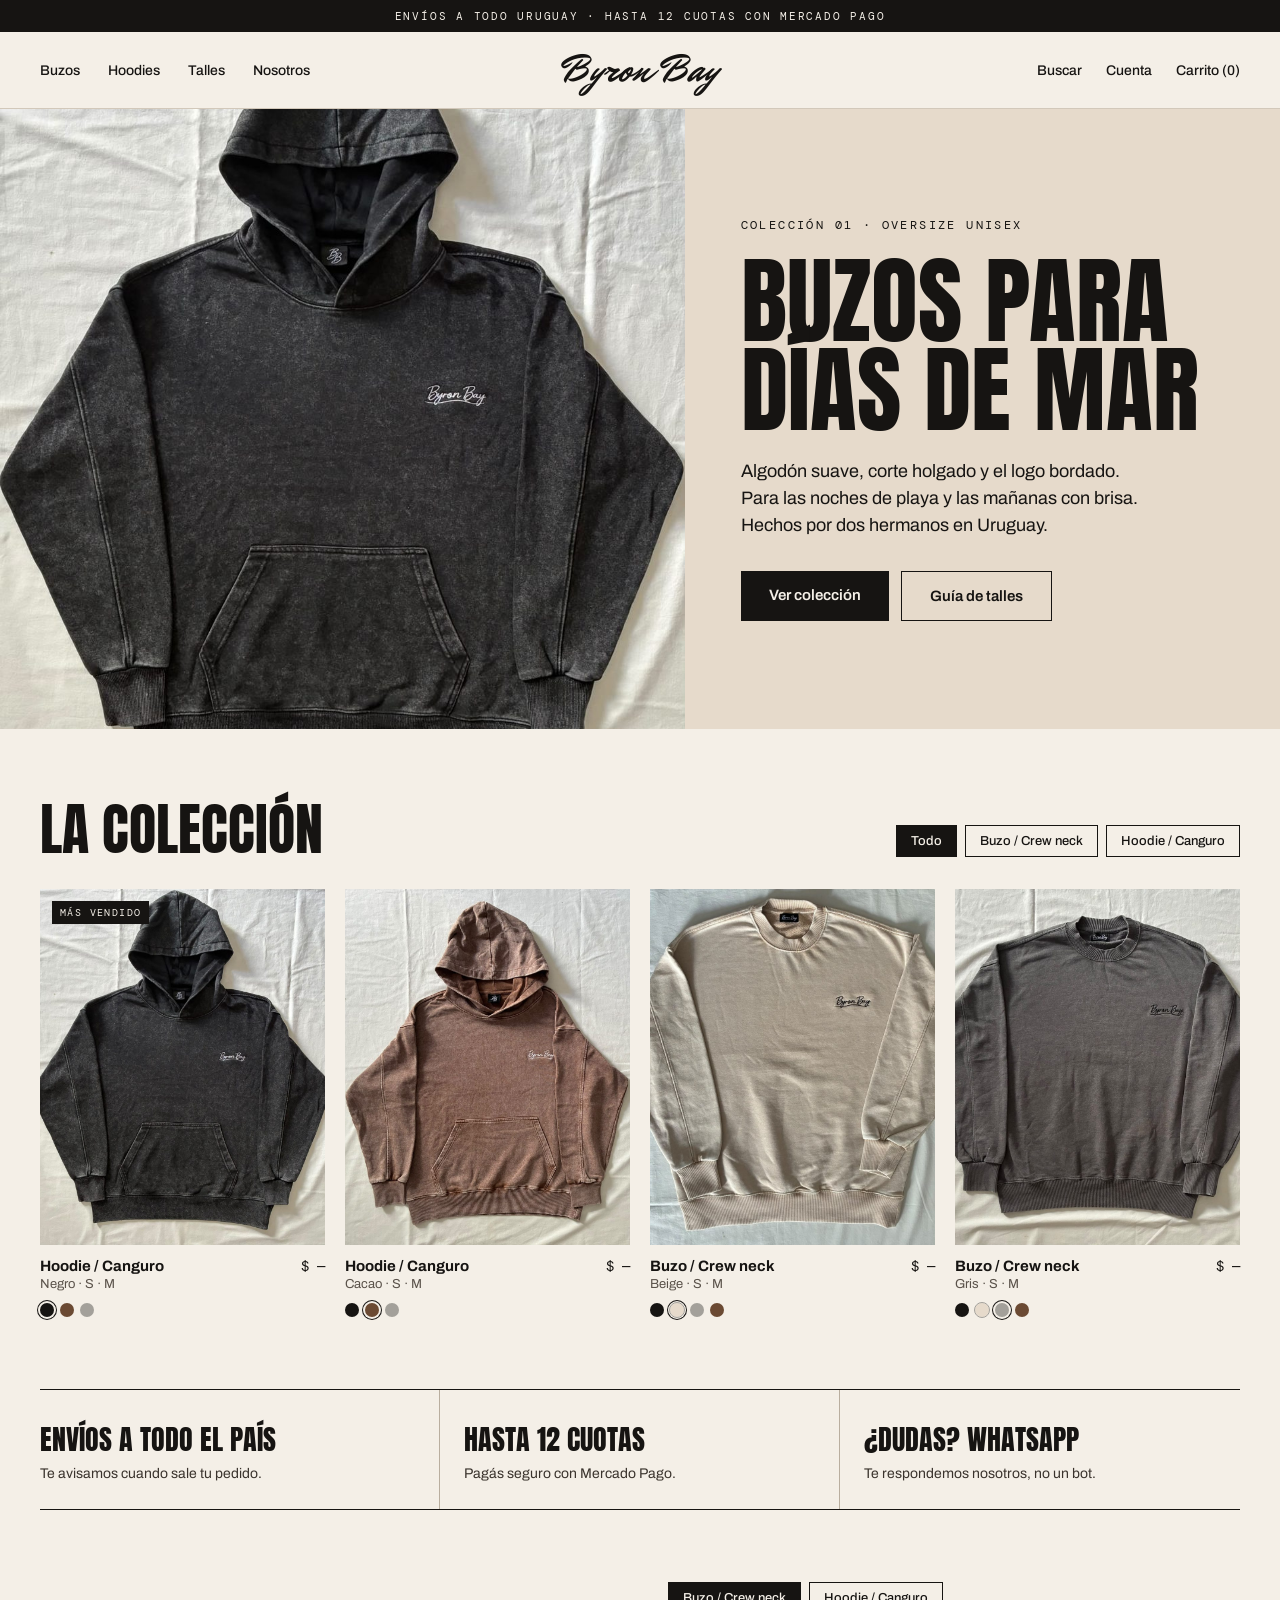
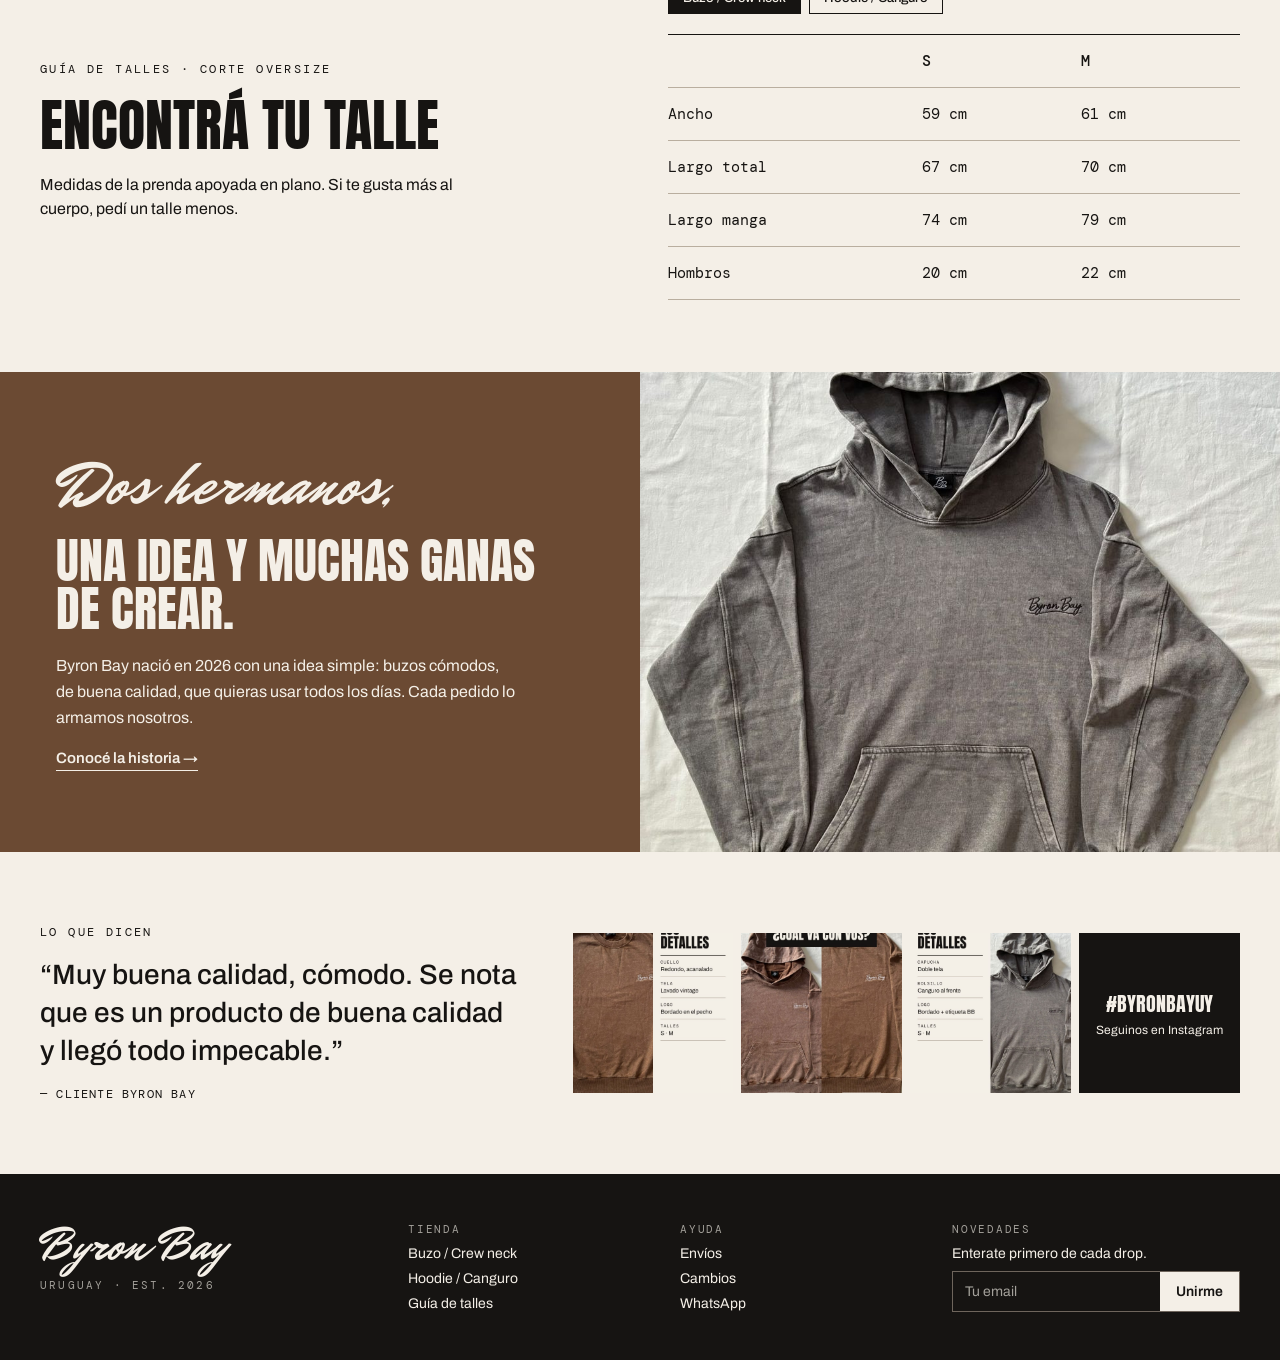
<file: web/index.html>
<!DOCTYPE html>
<html lang="es-UY">
<head>
<meta charset="utf-8">
<meta name="viewport" content="width=device-width, initial-scale=1">
<title>Byron Bay · Ropa oversize</title>
<meta name="description" content="Buzos y canguros oversize unisex con el logo bordado. Hechos por dos hermanos en Uruguay. Envíos a todo el país y hasta 12 cuotas.">
<link rel="icon" href="img/favicon.png">
<link rel="preconnect" href="https://fonts.googleapis.com">
<link rel="preconnect" href="https://fonts.gstatic.com" crossorigin>
<link href="https://fonts.googleapis.com/css2?family=Anton&family=Archivo:wght@400;500;600&family=DM+Mono:wght@400;500&family=Mr+Dafoe&display=swap" rel="stylesheet">
<link rel="stylesheet" href="styles.css">
</head>
<body>

<div class="topbar">
  <span class="topbar__full">Envíos a todo Uruguay · Hasta 12 cuotas con Mercado Pago</span>
  <span class="topbar__short">Envíos a todo Uruguay · 12 cuotas</span>
</div>

<header class="nav">
  <button class="nav__burger" type="button" aria-label="Abrir menú" aria-expanded="false" aria-controls="menu">
    <span></span><span></span><span></span>
  </button>
  <nav class="nav__links" id="menu" aria-label="Principal">
    <a href="#coleccion" data-filter-link="buzo">Buzos</a>
    <a href="#coleccion" data-filter-link="hoodie">Hoodies</a>
    <a href="#talles">Talles</a>
    <a href="#nosotros">Nosotros</a>
  </nav>
  <a class="nav__logo" href="#">Byron Bay</a>
  <div class="nav__actions">
    <a class="nav__action-desktop" href="#">Buscar</a>
    <a class="nav__action-desktop" href="#">Cuenta</a>
    <a href="#" aria-label="Carrito, 0 productos"><span class="nav__action-desktop">Carrito </span>(0)</a>
  </div>
</header>

<main>

<section class="hero">
  <div class="hero__media">
    <!-- Reemplazar por la foto hero real: los dos con hoodies, playa o rambla (horizontal en escritorio, vertical en celular). -->
    <picture>
      <source media="(max-width: 899px)" srcset="img/hoodie-cacao.jpg">
      <img src="img/hoodie-negro.jpg" alt="Hoodie / Canguro Byron Bay">
    </picture>
  </div>
  <div class="hero__content">
    <p class="eyebrow hero__eyebrow">Colección 01 · Oversize unisex</p>
    <h1 class="hero__title">Buzos para días de mar</h1>
    <p class="hero__text">Algodón suave, corte holgado y el logo bordado. Para las noches de playa y las mañanas con brisa. Hechos por dos hermanos en Uruguay.</p>
    <div class="hero__ctas">
      <a class="btn btn--dark" href="#coleccion">Ver colección</a>
      <a class="btn btn--outline hero__cta-secondary" href="#talles">Guía de talles</a>
    </div>
  </div>
</section>

<section class="collection" id="coleccion">
  <div class="collection__head">
    <h2 class="h2">La colección</h2>
    <div class="filters" role="group" aria-label="Filtrar">
      <button type="button" class="chip is-active" data-filter="all" aria-pressed="true">Todo</button>
      <button type="button" class="chip" data-filter="buzo" aria-pressed="false">Buzo / Crew neck</button>
      <button type="button" class="chip" data-filter="hoodie" aria-pressed="false">Hoodie / Canguro</button>
    </div>
  </div>

  <div class="products">
    <article class="product" data-type="hoodie">
      <div class="product__media">
        <img src="img/hoodie-negro.jpg" alt="Hoodie / Canguro Negro" loading="lazy">
        <span class="product__badge">Más vendido</span>
      </div>
      <div class="product__info">
        <div class="product__name"><strong>Hoodie / Canguro</strong><span class="product__variant"><span data-color-label>Negro</span> · S · M</span></div>
        <span class="product__price">$ —</span>
      </div>
      <div class="swatches" role="radiogroup" aria-label="Color">
        <button type="button" class="swatch is-active" style="--c:#161412" data-color="Negro" data-img="img/hoodie-negro.jpg" role="radio" aria-checked="true" aria-label="Negro"></button>
        <button type="button" class="swatch" style="--c:#6B4A33" data-color="Cacao" data-img="img/hoodie-cacao.jpg" role="radio" aria-checked="false" aria-label="Cacao"></button>
        <button type="button" class="swatch" style="--c:#A3A09A" data-color="Gris" data-img="img/hoodie-gris.jpg" role="radio" aria-checked="false" aria-label="Gris"></button>
      </div>
    </article>

    <article class="product" data-type="hoodie">
      <div class="product__media">
        <img src="img/hoodie-cacao.jpg" alt="Hoodie / Canguro Cacao" loading="lazy">
      </div>
      <div class="product__info">
        <div class="product__name"><strong>Hoodie / Canguro</strong><span class="product__variant"><span data-color-label>Cacao</span> · S · M</span></div>
        <span class="product__price">$ —</span>
      </div>
      <div class="swatches" role="radiogroup" aria-label="Color">
        <button type="button" class="swatch" style="--c:#161412" data-color="Negro" data-img="img/hoodie-negro.jpg" role="radio" aria-checked="false" aria-label="Negro"></button>
        <button type="button" class="swatch is-active" style="--c:#6B4A33" data-color="Cacao" data-img="img/hoodie-cacao.jpg" role="radio" aria-checked="true" aria-label="Cacao"></button>
        <button type="button" class="swatch" style="--c:#A3A09A" data-color="Gris" data-img="img/hoodie-gris.jpg" role="radio" aria-checked="false" aria-label="Gris"></button>
      </div>
    </article>

    <article class="product" data-type="buzo">
      <div class="product__media">
        <img src="img/crew-beige.jpg" alt="Buzo / Crew neck Beige" loading="lazy">
      </div>
      <div class="product__info">
        <div class="product__name"><strong>Buzo / Crew neck</strong><span class="product__variant"><span data-color-label>Beige</span> · S · M</span></div>
        <span class="product__price">$ —</span>
      </div>
      <div class="swatches" role="radiogroup" aria-label="Color">
        <button type="button" class="swatch" style="--c:#161412" data-color="Negro" data-img="img/crew-negro.jpg" role="radio" aria-checked="false" aria-label="Negro"></button>
        <button type="button" class="swatch swatch--light is-active" style="--c:#E6DACB" data-color="Beige" data-img="img/crew-beige.jpg" role="radio" aria-checked="true" aria-label="Beige"></button>
        <button type="button" class="swatch" style="--c:#A3A09A" data-color="Gris" data-img="img/crew-gris.jpg" role="radio" aria-checked="false" aria-label="Gris"></button>
        <button type="button" class="swatch" style="--c:#6B4A33" data-color="Cacao" data-img="img/crew-cacao.jpg" role="radio" aria-checked="false" aria-label="Cacao"></button>
      </div>
    </article>

    <article class="product" data-type="buzo">
      <div class="product__media">
        <img src="img/crew-gris.jpg" alt="Buzo / Crew neck Gris" loading="lazy">
      </div>
      <div class="product__info">
        <div class="product__name"><strong>Buzo / Crew neck</strong><span class="product__variant"><span data-color-label>Gris</span> · S · M</span></div>
        <span class="product__price">$ —</span>
      </div>
      <div class="swatches" role="radiogroup" aria-label="Color">
        <button type="button" class="swatch" style="--c:#161412" data-color="Negro" data-img="img/crew-negro.jpg" role="radio" aria-checked="false" aria-label="Negro"></button>
        <button type="button" class="swatch swatch--light" style="--c:#E6DACB" data-color="Beige" data-img="img/crew-beige.jpg" role="radio" aria-checked="false" aria-label="Beige"></button>
        <button type="button" class="swatch is-active" style="--c:#A3A09A" data-color="Gris" data-img="img/crew-gris.jpg" role="radio" aria-checked="true" aria-label="Gris"></button>
        <button type="button" class="swatch" style="--c:#6B4A33" data-color="Cacao" data-img="img/crew-cacao.jpg" role="radio" aria-checked="false" aria-label="Cacao"></button>
      </div>
    </article>
  </div>
</section>

<section class="perks" aria-label="Beneficios">
  <div class="perk"><h3 class="perk__title">Envíos a todo el país</h3><p>Te avisamos cuando sale tu pedido.</p></div>
  <div class="perk"><h3 class="perk__title">Hasta 12 cuotas</h3><p>Pagás seguro con Mercado Pago.</p></div>
  <div class="perk"><h3 class="perk__title"><a data-whatsapp href="#">¿Dudas? WhatsApp</a></h3><p>Te respondemos nosotros, no un bot.</p></div>
</section>

<section class="sizes" id="talles">
  <div class="sizes__intro">
    <p class="eyebrow">Guía de talles · Corte oversize</p>
    <h2 class="h2 sizes__title">Encontrá tu talle</h2>
    <h2 class="sizes__title-mobile">¿Qué talle soy?</h2>
    <p class="sizes__text">Medidas de la prenda apoyada en plano. Si te gusta más al cuerpo, pedí un talle menos.</p>
  </div>
  <div class="sizes__tables">
    <div class="tabs" role="tablist" aria-label="Prenda">
      <button type="button" class="tab is-active" role="tab" id="tab-buzo" aria-selected="true" aria-controls="table-buzo">Buzo / Crew neck</button>
      <button type="button" class="tab" role="tab" id="tab-canguro" aria-selected="false" aria-controls="table-canguro" tabindex="-1">Hoodie / Canguro</button>
    </div>
    <!-- Medidas en cm, prenda en plano. Pendiente confirmar hombros y manga del canguro M (ver project/CLAUDE.md). -->
    <table class="size-table" id="table-buzo" role="tabpanel" aria-labelledby="tab-buzo">
      <thead><tr><th scope="col"><span class="visually-hidden">Medida</span></th><th scope="col">S</th><th scope="col">M</th></tr></thead>
      <tbody>
        <tr><th scope="row">Ancho</th><td>59 cm</td><td>61 cm</td></tr>
        <tr><th scope="row">Largo total</th><td>67 cm</td><td>70 cm</td></tr>
        <tr class="size-table__extra"><th scope="row">Largo manga</th><td>74 cm</td><td>79 cm</td></tr>
        <tr class="size-table__extra"><th scope="row">Hombros</th><td>20 cm</td><td>22 cm</td></tr>
      </tbody>
    </table>
    <table class="size-table" id="table-canguro" role="tabpanel" aria-labelledby="tab-canguro" hidden>
      <thead><tr><th scope="col"><span class="visually-hidden">Medida</span></th><th scope="col">S</th><th scope="col">M</th></tr></thead>
      <tbody>
        <tr><th scope="row">Ancho</th><td>58 cm</td><td>62 cm</td></tr>
        <tr><th scope="row">Largo total</th><td>68 cm</td><td>70 cm</td></tr>
        <tr class="size-table__extra"><th scope="row">Largo manga</th><td>72 cm</td><td>70 cm</td></tr>
        <tr class="size-table__extra"><th scope="row">Hombros</th><td>19 cm</td><td>19 cm</td></tr>
      </tbody>
    </table>
    <button type="button" class="sizes__more" aria-expanded="false">Ver guía completa →</button>
  </div>
</section>

<section class="story" id="nosotros">
  <div class="story__content">
    <p class="story__script">Dos hermanos,</p>
    <h2 class="story__title">Una idea y muchas ganas de crear.</h2>
    <p class="story__text">Byron Bay nació en 2026 con una idea simple: buzos cómodos, de buena calidad, que quieras usar todos los días. Cada pedido lo armamos nosotros.</p>
    <a class="story__link" href="#">Conocé la historia →</a>
  </div>
  <div class="story__media">
    <!-- Reemplazar por la foto de los hermanos. -->
    <img src="img/hoodie-gris.jpg" alt="Hoodie / Canguro Gris" loading="lazy">
  </div>
</section>

<section class="reviews">
  <figure class="reviews__quote">
    <figcaption class="eyebrow">Lo que dicen</figcaption>
    <blockquote>“Muy buena calidad, cómodo. Se nota que es un producto de buena calidad y llegó todo impecable.”</blockquote>
    <p class="reviews__author">— Cliente Byron Bay</p>
  </figure>
  <div class="ig">
    <a class="ig__tile" data-instagram href="#"><img src="img/detalles-crew.jpg" alt="Post de Instagram: los detalles del buzo" loading="lazy"></a>
    <a class="ig__tile" data-instagram href="#"><img src="img/cual-va-con-vos.jpg" alt="Post de Instagram: ¿cuál va con vos?" loading="lazy"></a>
    <a class="ig__tile" data-instagram href="#"><img src="img/detalles-hoodie.jpg" alt="Post de Instagram: los detalles del hoodie" loading="lazy"></a>
    <a class="ig__tile ig__tile--cta" data-instagram href="#"><span class="ig__tag">#BYRONBAYUY</span><span>Seguinos en Instagram</span></a>
  </div>
</section>

</main>

<footer class="footer">
  <div class="footer__brand"><span class="footer__logo">Byron Bay</span><span class="footer__meta">Uruguay · Est. 2026</span></div>
  <div class="footer__col"><span class="footer__label">Tienda</span><a href="#coleccion" data-filter-link="buzo">Buzo / Crew neck</a><a href="#coleccion" data-filter-link="hoodie">Hoodie / Canguro</a><a href="#talles">Guía de talles</a></div>
  <div class="footer__col"><span class="footer__label">Ayuda</span><a href="#">Envíos</a><a href="#">Cambios</a><a data-whatsapp href="#">WhatsApp</a></div>
  <div class="footer__col"><span class="footer__label">Novedades</span><span>Enterate primero de cada drop.</span>
    <!-- Conectar "action" al servicio de newsletter (Mailchimp, Tiendanube, etc.). -->
    <form class="newsletter" action="#" method="post">
      <label class="visually-hidden" for="newsletter-email">Tu email</label>
      <input id="newsletter-email" type="email" name="email" placeholder="Tu email" required>
      <button type="submit">Unirme</button>
    </form>
  </div>
</footer>

<a class="wa-sticky" data-whatsapp href="#">Pedir por WhatsApp</a>

<script src="main.js"></script>
</body>
</html>
</file>
<file: web/styles.css>
:root {
  --arena: #F4EFE7;
  --arena-oscuro: #E6DACB;
  --piedra: #B9AE9F;
  --linea: #D2C8BA;
  --negro: #161412;
  --cacao: #6B4A33;
  --gris: #A3A09A;
  --texto-suave: #3A332D;
  --texto-meta: #5A524A;
  --borde-oscuro: #6E655C;

  --f-titular: 'Anton', sans-serif;
  --f-cuerpo: 'Archivo', sans-serif;
  --f-mono: 'DM Mono', monospace;
  --f-firma: 'Mr Dafoe', cursive;

  /* The design frame is 1280px wide with 40px side padding. */
  --max: 1280px;
  --gutter: max(40px, calc((100vw - var(--max)) / 2 + 40px));
}

*, *::before, *::after { box-sizing: border-box; }

html { scroll-behavior: smooth; }

body {
  margin: 0;
  background: var(--arena);
  color: var(--negro);
  font-family: var(--f-cuerpo);
  -webkit-font-smoothing: antialiased;
}

img { display: block; max-width: 100%; }
a { color: inherit; text-decoration: none; }
button { font: inherit; color: inherit; background: none; border: 0; padding: 0; cursor: pointer; }
h1, h2, h3, p, figure, blockquote { margin: 0; }

.visually-hidden {
  position: absolute; width: 1px; height: 1px; overflow: hidden;
  clip: rect(0 0 0 0); white-space: nowrap;
}

.eyebrow {
  font-family: var(--f-mono);
  font-size: 12px;
  letter-spacing: .2em;
  text-transform: uppercase;
}

.h2 {
  font-family: var(--f-titular);
  font-weight: 400;
  font-size: 56px;
  line-height: 1;
  text-transform: uppercase;
}

.btn {
  display: inline-block;
  padding: 16px 28px;
  font-weight: 600;
  font-size: 15px;
}
.btn--dark { background: var(--negro); color: var(--arena); }
.btn--outline { border: 1.5px solid var(--negro); }
.btn--dark:hover { background: var(--cacao); }
.btn--outline:hover { background: var(--negro); color: var(--arena); }

/* Top bar + nav */

.topbar {
  background: var(--negro);
  color: var(--arena);
  text-align: center;
  font-family: var(--f-mono);
  font-size: 11px;
  letter-spacing: .16em;
  text-transform: uppercase;
  padding: 9px 16px;
}
.topbar__short { display: none; }

.nav {
  position: sticky;
  top: 0;
  z-index: 20;
  background: var(--arena);
  display: grid;
  grid-template-columns: 1fr auto 1fr;
  align-items: center;
  padding: 18px var(--gutter);
  border-bottom: 1px solid var(--linea);
}
.nav__burger { display: none; }
.nav__links, .nav__actions { display: flex; font-size: 14px; font-weight: 500; }
.nav__links { gap: 28px; }
.nav__actions { gap: 24px; justify-content: flex-end; }
.nav__links a:hover, .nav__actions a:hover { color: var(--cacao); }
.nav__logo { font-family: var(--f-firma); font-size: 40px; line-height: 1; }

/* Hero */

.hero {
  display: grid;
  grid-template-columns: minmax(0, 1.15fr) minmax(0, 1fr);
  height: 620px;
}
.hero__media { position: relative; background: var(--arena-oscuro); }
.hero__media img { position: absolute; inset: 0; width: 100%; height: 100%; object-fit: cover; }
.hero__content {
  background: var(--arena-oscuro);
  padding: 64px max(56px, calc((100vw - var(--max)) / 2 + 56px)) 64px 56px;
  display: flex;
  flex-direction: column;
  justify-content: center;
  gap: 24px;
}
.hero__title {
  font-family: var(--f-titular);
  font-weight: 400;
  font-size: 96px;
  line-height: .92;
  text-transform: uppercase;
}
.hero__text { font-size: 18px; line-height: 1.5; max-width: 420px; }
.hero__ctas { display: flex; gap: 12px; margin-top: 8px; }

/* Collection */

.collection {
  padding: 72px var(--gutter);
  display: flex;
  flex-direction: column;
  gap: 32px;
}
.collection__head { display: flex; justify-content: space-between; align-items: flex-end; gap: 16px; }
.filters { display: flex; gap: 8px; flex-wrap: wrap; }
.chip {
  border: 1px solid var(--negro);
  padding: 8px 14px;
  font-size: 13px;
  font-weight: 500;
}
.chip.is-active { background: var(--negro); color: var(--arena); }

.products { display: grid; grid-template-columns: repeat(4, minmax(0, 1fr)); gap: 20px; }
.product { display: flex; flex-direction: column; gap: 12px; min-width: 0; }
.product[hidden] { display: none; }
.product__media { aspect-ratio: 4 / 5; position: relative; background: var(--arena-oscuro); overflow: hidden; }
.product__media img { width: 100%; height: 100%; object-fit: cover; }
.product__badge {
  position: absolute; top: 12px; left: 12px;
  background: var(--negro); color: var(--arena);
  font-family: var(--f-mono); font-size: 10px; letter-spacing: .14em; text-transform: uppercase;
  padding: 5px 8px;
}
.product__info { display: flex; justify-content: space-between; align-items: baseline; gap: 8px; }
.product__name { display: flex; flex-direction: column; gap: 3px; }
.product__name strong { font-size: 15px; }
.product__variant { font-size: 13px; color: var(--texto-meta); }
.product__price { font-family: var(--f-mono); font-size: 14px; white-space: nowrap; }

.swatches { display: flex; gap: 6px; }
.swatch {
  width: 14px; height: 14px; border-radius: 50%;
  background: var(--c);
}
.swatch--light { outline: 1px solid var(--gris); }
.swatch.is-active { box-shadow: 0 0 0 2px var(--arena), 0 0 0 3px var(--negro); }
.swatch:focus-visible { outline: 2px solid var(--cacao); outline-offset: 3px; }

/* Perks */

.perks {
  display: grid;
  grid-template-columns: repeat(3, minmax(0, 1fr));
  border-top: 1px solid var(--negro);
  border-bottom: 1px solid var(--negro);
  margin: 0 var(--gutter);
}
.perk { padding: 28px 24px; display: flex; flex-direction: column; gap: 6px; border-right: 1px solid var(--piedra); }
.perk:first-child { padding-left: 0; }
.perk:last-child { padding-right: 0; border-right: 0; }
.perk__title { font-family: var(--f-titular); font-weight: 400; font-size: 28px; text-transform: uppercase; }
.perk__title a:hover { color: var(--cacao); }
.perk p { font-size: 14px; color: var(--texto-suave); }

/* Sizes */

.sizes {
  display: grid;
  grid-template-columns: minmax(0, 1fr) minmax(0, 1fr);
  gap: 56px;
  padding: 72px var(--gutter);
  align-items: center;
  scroll-margin-top: 80px;
}
.sizes__intro { display: flex; flex-direction: column; gap: 20px; }
.sizes__title-mobile { display: none; }
.sizes__text { font-size: 16px; line-height: 1.5; max-width: 440px; }

.tabs { display: flex; gap: 8px; margin-bottom: 20px; }
.tab {
  border: 1px solid var(--negro);
  padding: 8px 14px;
  font-size: 13px;
  font-weight: 500;
}
.tab.is-active { background: var(--negro); color: var(--arena); }

.size-table {
  width: 100%;
  border-collapse: collapse;
  font-family: var(--f-mono);
  font-size: 15px;
  border-top: 1.5px solid var(--negro);
  table-layout: fixed;
}
.size-table th, .size-table td {
  text-align: left;
  font-weight: 400;
  padding: 16px 0;
  border-bottom: 1px solid var(--piedra);
}
.size-table th:first-child { width: 44.4%; }
.size-table thead th { font-weight: 500; }
.sizes__more { display: none; }

/* Story */

.story {
  display: grid;
  grid-template-columns: minmax(0, 1fr) minmax(0, 1fr);
  background: var(--cacao);
  color: var(--arena);
  scroll-margin-top: 80px;
}
.story__content {
  padding: 72px 56px 72px max(56px, calc((100vw - var(--max)) / 2 + 56px));
  display: flex;
  flex-direction: column;
  justify-content: center;
  gap: 20px;
}
.story__script { font-family: var(--f-firma); font-size: 64px; line-height: 1; }
.story__title { font-family: var(--f-titular); font-weight: 400; font-size: 48px; line-height: 1; text-transform: uppercase; }
.story__text { font-size: 16px; line-height: 1.6; max-width: 460px; }
.story__link {
  align-self: flex-start;
  border-bottom: 1.5px solid var(--arena);
  padding-bottom: 4px;
  font-weight: 600;
  font-size: 15px;
}
.story__media { position: relative; min-height: 480px; }
.story__media img { position: absolute; inset: 0; width: 100%; height: 100%; object-fit: cover; }

/* Reviews + Instagram */

.reviews {
  padding: 72px var(--gutter);
  display: grid;
  grid-template-columns: minmax(0, 1fr) minmax(0, 1.4fr);
  gap: 56px;
  align-items: center;
}
.reviews__quote { display: flex; flex-direction: column; gap: 16px; }
.reviews__quote blockquote { font-size: 28px; line-height: 1.35; font-weight: 500; text-wrap: pretty; }
.reviews__author { font-family: var(--f-mono); font-size: 12px; letter-spacing: .1em; text-transform: uppercase; }

.ig { display: grid; grid-template-columns: repeat(4, minmax(0, 1fr)); gap: 8px; }
.ig__tile { aspect-ratio: 1; min-width: 0; overflow: hidden; background: var(--arena-oscuro); }
.ig__tile img { width: 100%; height: 100%; object-fit: cover; transition: transform .3s ease; }
.ig__tile:hover img { transform: scale(1.04); }
.ig__tile--cta {
  background: var(--negro);
  color: var(--arena);
  display: flex;
  flex-direction: column;
  align-items: center;
  justify-content: center;
  gap: 4px;
  text-align: center;
  font-size: 12px;
  padding: 8px;
}
.ig__tag { font-family: var(--f-titular); font-size: 20px; }

/* Footer */

.footer {
  background: var(--negro);
  color: var(--arena);
  padding: 48px var(--gutter);
  display: grid;
  grid-template-columns: 1.4fr 1fr 1fr 1.2fr;
  gap: 32px;
}
.footer__brand, .footer__col { display: flex; flex-direction: column; }
.footer__brand { gap: 8px; }
.footer__col { gap: 10px; font-size: 14px; }
.footer__col a:hover { color: var(--piedra); }
.footer__logo { font-family: var(--f-firma); font-size: 48px; line-height: 1; }
.footer__meta, .footer__label {
  font-family: var(--f-mono);
  font-size: 11px;
  color: var(--gris);
  text-transform: uppercase;
}
.footer__meta { letter-spacing: .2em; }
.footer__label { letter-spacing: .16em; }

.newsletter { display: flex; border: 1px solid var(--borde-oscuro); }
.newsletter input {
  flex: 1;
  min-width: 0;
  padding: 12px;
  background: transparent;
  border: 0;
  color: var(--arena);
  font: inherit;
}
.newsletter input::placeholder { color: var(--gris); }
.newsletter input:focus { outline: none; }
.newsletter:focus-within { border-color: var(--arena); }
.newsletter button { background: var(--arena); color: var(--negro); padding: 12px 16px; font-weight: 600; }

/* WhatsApp button: mobile only */
.wa-sticky { display: none; }

/* ---------- Celular ---------- */

@media (max-width: 899px) {
  :root { --gutter: 18px; }

  .topbar { font-size: 9px; letter-spacing: .14em; padding: 8px; }
  .topbar__full { display: none; }
  .topbar__short { display: inline; }

  .nav { padding: 12px var(--gutter); }
  .nav__burger {
    display: flex;
    flex-direction: column;
    gap: 4px;
    width: 28px;
    padding: 6px 0;
  }
  .nav__burger span { width: 20px; height: 1.5px; background: var(--negro); }
  .nav__burger span:last-child { width: 14px; }
  .nav__links {
    display: none;
    position: absolute;
    top: 100%;
    left: 0;
    right: 0;
    flex-direction: column;
    gap: 0;
    background: var(--arena);
    border-bottom: 1px solid var(--linea);
    font-family: var(--f-titular);
    font-weight: 400;
    font-size: 28px;
    text-transform: uppercase;
  }
  .nav__links a { padding: 12px var(--gutter); border-top: 1px solid var(--linea); }
  .nav.is-open .nav__links { display: flex; }
  .nav__logo { font-size: 30px; }
  .nav__actions { font-size: 13px; font-weight: 600; }
  .nav__action-desktop { display: none; }

  .hero { display: block; position: relative; height: 440px; }
  .hero__media { position: absolute; inset: 0; }
  .hero__media::after {
    content: "";
    position: absolute;
    inset: 0;
    background: linear-gradient(180deg, rgba(22, 20, 18, 0) 40%, rgba(22, 20, 18, .8) 100%);
  }
  .hero__content {
    position: absolute;
    left: 20px;
    right: 20px;
    bottom: 22px;
    padding: 0;
    background: none;
    color: var(--arena);
    gap: 12px;
  }
  .hero__eyebrow, .hero__text, .hero__cta-secondary { display: none; }
  .hero__title { font-size: 48px; }
  .hero__ctas { margin-top: 0; }
  .hero__ctas .btn--dark { background: var(--arena); color: var(--negro); padding: 14px 22px; font-size: 14px; }

  .h2 { font-size: 32px; }

  .collection { padding: 28px var(--gutter); gap: 16px; }
  .collection__head { flex-direction: column; align-items: flex-start; }
  .filters { gap: 6px; }
  .chip { padding: 6px 10px; font-size: 12px; }
  .products { grid-template-columns: repeat(2, minmax(0, 1fr)); gap: 12px; }
  .product { gap: 8px; }
  .product__info { flex-direction: column; gap: 8px; }
  .product__name strong { font-size: 13px; }
  .product__variant { font-size: 12px; }
  .product__price { font-size: 12px; }

  .perks { grid-template-columns: 1fr; }
  .perk, .perk:first-child, .perk:last-child { padding: 18px 0; border-right: 0; }
  .perk + .perk { border-top: 1px solid var(--piedra); }
  .perk__title { font-size: 22px; }

  .sizes {
    display: flex;
    flex-direction: column;
    align-items: stretch;
    gap: 10px;
    margin-top: 28px;
    padding: 22px var(--gutter);
    background: var(--arena-oscuro);
  }
  .sizes__intro { gap: 10px; }
  .sizes__intro .eyebrow, .sizes__title, .sizes__text { display: none; }
  .sizes__title-mobile {
    display: block;
    font-family: var(--f-titular);
    font-weight: 400;
    font-size: 26px;
    text-transform: uppercase;
  }
  .tabs { margin-bottom: 10px; gap: 6px; }
  .tab { padding: 6px 10px; font-size: 12px; }
  .size-table { font-size: 12px; border-top-width: 1px; }
  .size-table th, .size-table td { padding: 9px 0; }
  .sizes:not(.is-expanded) .size-table__extra { display: none; }
  .sizes__more { display: block; align-self: flex-start; margin-top: 10px; font-size: 13px; font-weight: 600; }

  .story { grid-template-columns: 1fr; }
  .story__content { padding: 48px var(--gutter); gap: 14px; }
  .story__script { font-size: 48px; }
  .story__title { font-size: 34px; }
  .story__media { min-height: 360px; }

  .reviews { grid-template-columns: 1fr; gap: 28px; padding: 48px var(--gutter); }
  .reviews__quote blockquote { font-size: 22px; }
  .ig { grid-template-columns: repeat(2, minmax(0, 1fr)); }

  .footer { grid-template-columns: 1fr 1fr; padding: 40px var(--gutter) 96px; }
  .footer__brand, .footer__col:last-child { grid-column: 1 / -1; }

  .wa-sticky {
    display: block;
    position: fixed;
    left: 18px;
    right: 18px;
    bottom: 18px;
    z-index: 30;
    background: var(--negro);
    color: var(--arena);
    text-align: center;
    padding: 16px;
    font-weight: 600;
    font-size: 14px;
    border-radius: 40px;
    box-shadow: 0 8px 24px rgba(22, 20, 18, .25);
  }
}
</file>
